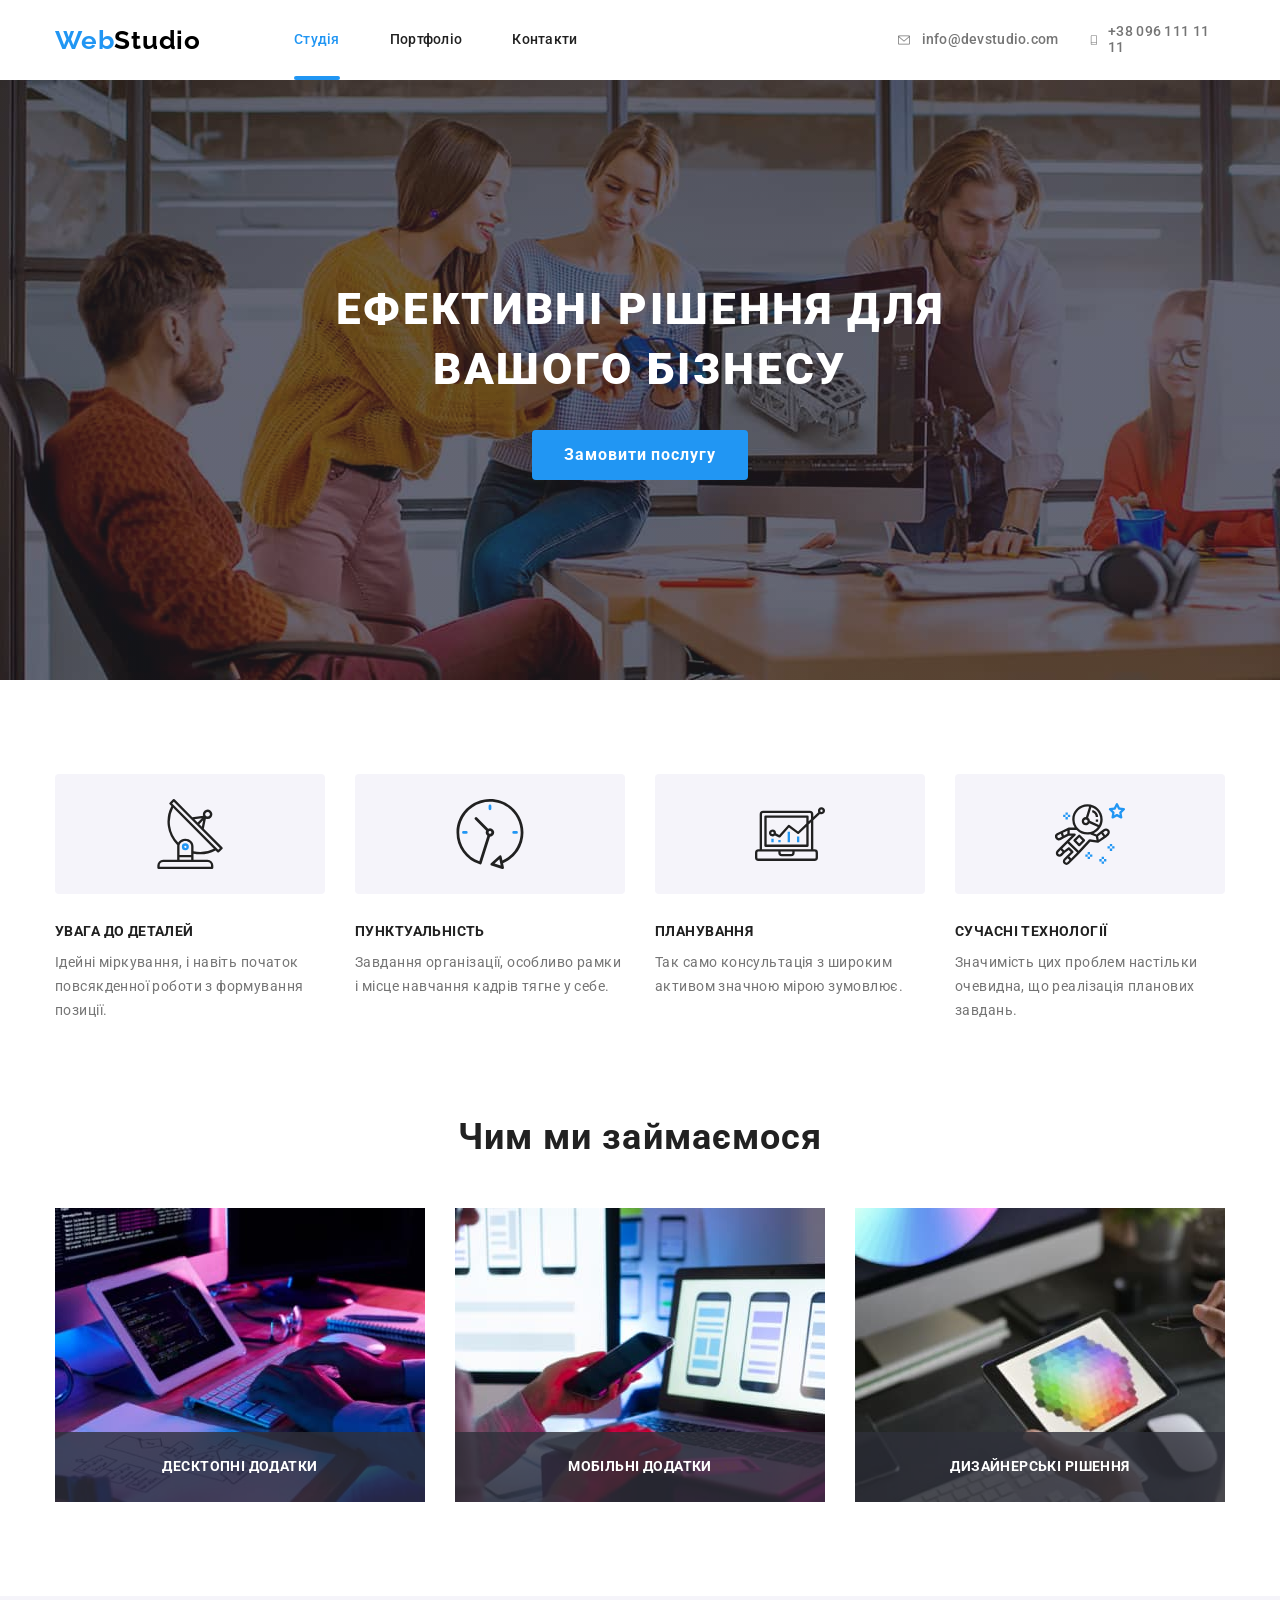
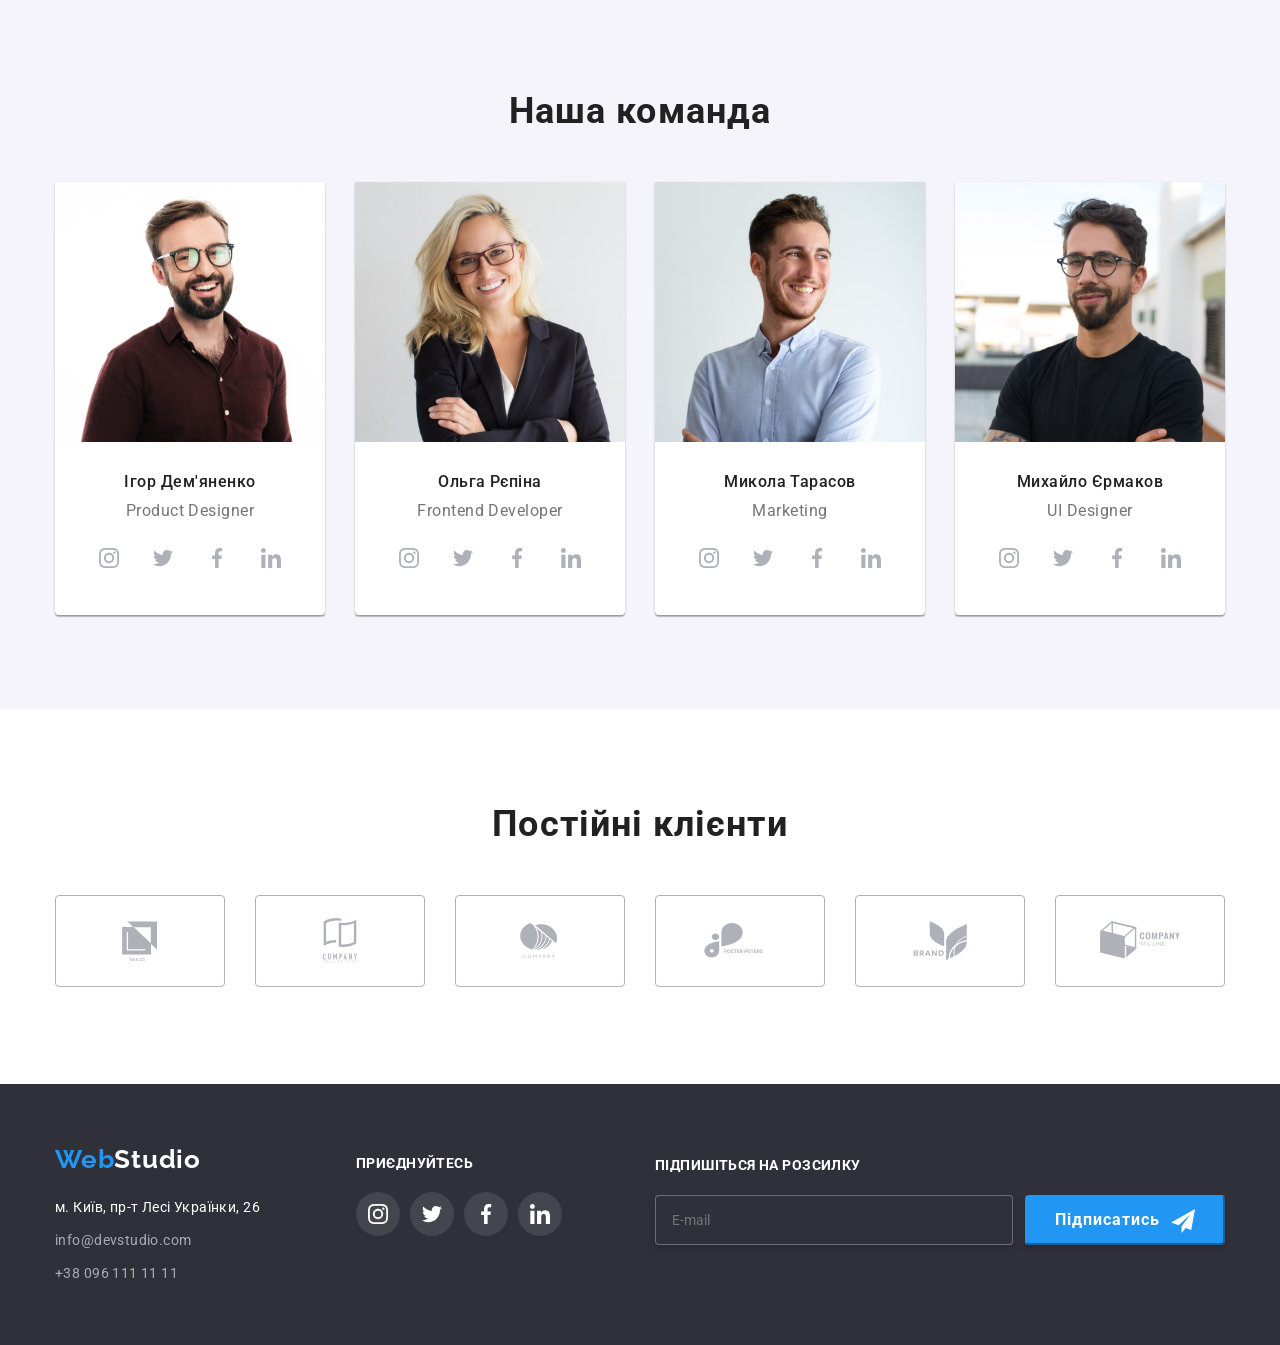
<file: index.html>
<!DOCTYPE html>
<html lang="uk">
<head>
    <meta charset="UTF-8">
    <meta http-equiv="X-UA-Compatible" content="IE=edge">
    <meta name="viewport" content="width=device-width, initial-scale=1.0">
    <title>Студія</title>
    <!-- підключені шрифти -->
    <link rel="preconnect" href="https://fonts.googleapis.com">
    <link rel="preconnect" href="https://fonts.gstatic.com" crossorigin>
    <link href="https://fonts.googleapis.com/css2?family=Raleway:wght@700&family=Roboto:wght@400;500;700;900&display=swap" rel="stylesheet">
    <!--modern-normalize-->
    <link rel="stylesheet" href="https://cdnjs.cloudflare.com/ajax/libs/modern-normalize/1.1.0/modern-normalize.min.css" integrity="sha512-wpPYUAdjBVSE4KJnH1VR1HeZfpl1ub8YT/NKx4PuQ5NmX2tKuGu6U/JRp5y+Y8XG2tV+wKQpNHVUX03MfMFn9Q==" crossorigin="anonymous" referrerpolicy="no-referrer" />
    <!-- підключений css -->
    <link rel="stylesheet" href="./css/styles.css" />
</head>
<body>
    
<!--Шапка сайту-->    
<header>
        <nav>
        <div class="container header-nav">
        <!-- <nav> -->
            <a href="./index.html" class="logo"><span class="logo-span">Web</span>Studio</a>
            <ul class="sity-nav list">
                <li class="item"><a href="./index.html" class="link open">Студія</a></li>
                <li class="item"><a href="./portfolio.html" class="link">Портфоліо</a></li>
                <li class="item"><a href="" class="link">Контакти</a></li>
            </ul>
        <!-- </nav> -->
            <ul class="adr-nav list">
                <li class="nav-mail">
                        <a href="mailto:info@devstudio.com" class="mail">
                            <svg class= "icon-envelope" Width = "16px" Height= "12px" >
                                <use href="./images/icons.svg#envelope"></use>
                            </svg>
                            info@devstudio.com
                        </a>
                </li>
                <li class="nav-tel">
                         <a href="tel:+38096111111" class="tel">
                            <svg class="icon-smartphone" Width = "10px" Height= "16px" >
                                <use href="./images/icons.svg#smartphone"></use>
                            </svg>
                            +38 096 111 11 11
                        </a>
                </li>
            </ul> 
        </div>
        </nav> 
</header>

<div class="container"></div>

<main>
    <!--головний банер-->
    <section class="hero">
        <div class="hero-center">
        <h1 class="hero-title">Ефективні рішення для<br/> вашого бізнесу</h1>
        <button type="button" class="button" data-modal-open>Замовити послугу</button>
        </div>
    </section>
    <!--Головні переваги-->

    <section class="benef">
        <div class="container">
        <h2 hidden>Головні переваги</h2>
        <ul class="benefits">
            <li class="item">
                <div class="benefits-img">
                    <svg Width = 70px Height=70px >
                        <use href="./images/icons.svg#antenna"></use>
                    </svg>
                </div>
                <h3 class="title">УВАГА ДО ДЕТАЛЕЙ</h3>
                <p class="text">Ідейні міркування, і навіть початок повсякденної роботи з формування позиції.</p>
            </li>
            <li class="item">
                <div class="benefits-img">
                    <svg Width = 70px Height=70px >
                        <use href="./images/icons.svg#clock"></use>
                    </svg>
                </div>
                <h3 class="title">ПУНКТУАЛЬНІСТЬ</h3>
                <p class="text">Завдання організації, особливо рамки і місце навчання кадрів тягне у себе.</p>
            </li>
            <li class="item">
                <div class="benefits-img">
                    <svg Width = 70px Height=70px >
                        <use href="./images/icons.svg#diagram"></use>
                    </svg>
                </div>
                <h3 class="title">ПЛАНУВАННЯ</h3>
                <p class="text">Так само консультація з широким активом значною мірою зумовлює.</p>
            </li>
            <li class="item">
                <div class="benefits-img">
                    <svg Width = 70px Height=70px >
                        <use href="./images/icons.svg#astronaut"></use>
                    </svg>
                </div>
                <h3 class="title">СУЧАСНІ ТЕХНОЛОГІЇ</h3>
                <p class="text">Значимість цих проблем настільки очевидна, що реалізація планових завдань.</p>
            </li>
        </ul>
    </div>
    </section>

    <!--Чим ми займаємося-->

    <section class="caption-section">
    <div class="container">
        <h2 class="caption">Чим ми займаємося</h2>
        <ul class="caption-img">
            <li class="item">
                <div class="cap-box">
                    <img src="./images/apply-robot1.jpg" alt="приклади робіт 1" width="370">
                    <div class="cap-overlay">
                        <p>Десктопні додатки</p>
                    </div>
                </div>
            </li>

            <li class="item">
                <div class="cap-box">
                    <img src="./images/apply-robot2.jpg" alt="приклади робіт 2" width="370">
                    <div class="cap-overlay">
                        <p>Мобільні додатки</p>
                    </div>
                </div>                           
            </li>
            
            <li class="item">
                <div class="cap-box">
                    <img src="./images/apply-robot3.jpg" alt="приклади робіт 3" width="370">
                    <div class="cap-overlay">
                        <p>Дизайнерські рішення</p>
                    </div>
                </div>     
            </li>
        </ul>
    </div>
    </section>

    <!--Наша команда-->


    <section class="our-teem">
        <div class="container"> 
        <h2 class="caption">Наша команда</h2>
        <ul class="card-set">
            <li class="item">
                <img src="./images/photo-ihor-demyanenko.jpg" alt="фото Ігор Дем'яненко" width="270" >
                <div class="paragraf">
                    <h3 class="lead">Ігор Дем'яненко</h3>
                    <p class="post">Product Designer</p>
                    <div class="block-icon">
                        <a href="" class="icon">
                            <svg width = "20px" heigh = "20px" >
                                <use href="./images/icons.svg#instagram"></use>
                            </svg>
                        </a>
                        <a href="" class="icon">
                            <svg width = 20px heigh = 20px >
                                <use href="./images/icons.svg#twitter"></use>
                            </svg>
                        </a>
                        <a href="" class="icon">
                            <svg width = 20px heigh = 20px >
                                <use href="./images/icons.svg#facebook"></use>
                            </svg>
                        </a>
                        <a href="" class="icon">
                            <svg width = 20px heigh = 20px >
                                <use href="./images/icons.svg#linkedin"></use>
                            </svg>
                        </a>
                    </div>
                </div>
            </li>

            <li class="item">
                <img src="./images/photo-olga-repina.jpg" alt="фото Ольга Рєпіна" width="270" >
                <div class="paragraf">
                    <h3 class="lead">Ольга Рєпіна</h3>
                    <p class="post">Frontend Developer</p>
                    <div class="block-icon">
                        <a href="" class="icon">
                            <svg width = 20px heigh = 20px >
                                <use href="./images/icons.svg#instagram"></use>
                            </svg>
                        </a>
                        <a href="" class="icon">
                            <svg width = 20px heigh = 20px >
                                <use href="./images/icons.svg#twitter"></use>
                            </svg>
                        </a>
                        <a href="" class="icon">
                            <svg width = 20px heigh = 20px >
                                <use href="./images/icons.svg#facebook"></use>
                            </svg>
                        </a>
                        <a href="" class="icon">
                            <svg width = 20px heigh = 20px >
                                <use href="./images/icons.svg#linkedin"></use>
                            </svg>
                        </a>
                    </div>
                </div>
            </li>

            <li class="item">
                
                <img src="./images/photo-mykola-tarasov.jpg" alt="фото Микола Тарасов" width="270" >
                <div class="paragraf">
                    <h3 class="lead">Микола Тарасов</h3>
                    <p class="post">Marketing</p>
                    <div class="block-icon">
                        <a href="" class="icon">
                            <svg width = 20px heigh = 20px>
                                <use href="./images/icons.svg#instagram"></use>
                            </svg>
                        </a>
                        <a href="" class="icon">
                            <svg width = 20px heigh = 20px >
                                <use href="./images/icons.svg#twitter"></use>
                            </svg>
                        </a>
                        <a href="" class="icon">
                            <svg width = 20px heigh = 20px >
                                <use href="./images/icons.svg#facebook"></use>
                            </svg>
                        </a>
                        <a href="" class="icon">
                            <svg width = 20px heigh = 20px >
                                <use href="./images/icons.svg#linkedin"></use>
                            </svg>
                        </a>
                    </div>
                </div>
            </li>
            
            <li class="item">
                
                <img src="./images/photo-mykhailo-yermakov.jpg" alt="фото Михайло Єрмаков" width="270" >
                <div class="paragraf">
                    <h3 class="lead">Михайло Єрмаков</h3>
                    <p class="post">UI Designer</p>
                    <div class="block-icon">
                        <a href="" class="icon">
                            <svg width = 20px heigh = 20px>
                                <use href="./images/icons.svg#instagram"></use>
                            </svg>
                        </a>
                        <a href="" class="icon">
                            <svg width = 20px heigh = 20px >
                                <use href="./images/icons.svg#twitter"></use>
                            </svg>
                        </a>
                        <a href="" class="icon">
                            <svg width = 20px heigh = 20px >
                                <use href="./images/icons.svg#facebook"></use>
                            </svg>
                        </a>
                        <a href="" class="icon">
                            <svg width = 20px heigh = 20px >
                                <use href="./images/icons.svg#linkedin"></use>
                            </svg>
                        </a>
                    </div>
                </div>
            </li>  
        </ul>
        </div>
    </section>
    <section class="client">
        <div class="container">
            <h2 class="caption">Постійні клієнти</h2>
            <ul class="client-logo">
                <li>
                    <a href="" class="logo-icon">
                        <svg width = 106px heigh = 60px >
                            <use href="./images/icons.svg#Logo-1"></use>
                        </svg>
                    </a>
                </li>
                <li>
                    <a href="" class="logo-icon">
                        <svg width = 106px heigh = 60px >
                            <use href="./images/icons.svg#Logo-2"></use>
                        </svg>
                    </a>
                </li>
                <li>
                    <a href="" class="logo-icon">
                        <svg width = 106px heigh = 60px >
                            <use href="./images/icons.svg#Logo-3"></use>
                        </svg>
                    </a>
                </li>
                <li>
                    <a href="" class="logo-icon">
                        <svg width = 106px heigh = 60px >
                            <use href="./images/icons.svg#Logo-4"></use>
                        </svg>
                    </a>
                </li>
                <li>
                    <a href="" class="logo-icon">
                        <svg width = 106px heigh = 60px >
                            <use href="./images/icons.svg#Logo-5"></use>
                        </svg>
                    </a>
                </li>
                <li>
                    <a href="" class="logo-icon">
                        <svg width = 106px heigh = 60px >
                            <use href="./images/icons.svg#Logo-6"></use>
                        </svg>
                    </a>
                </li>
            </ul>
        </div>
    </section>

</main>

<!-- Футер -->
    <footer class="footer">
        <div class="container">
            <div>
                <a href="./index.html" class="logo foot-web"><span class="logo-span">Web</span>Studio</a>
                <address>
                    <ul class="footer-adr">
                        <li><a href="https://goo.gl/maps/CPtrU1FHBa2aNyZL9" target="_blank" rel="noopener noreferrer nofollow" class="footer-adr">м. Київ, пр-т Лесі Українки, 26</a></li>
                        <li ><a href="mailto:info@devstudio.com" class="footer-nav-mail">info@devstudio.com</a></li>
                        <li ><a href="tel:+38096111111" class="footer-nav-tel">+38 096 111 11 11</a></li>
                    </ul>                                  
                </address>
            </div>
            <div class="footer-link">
                <p>приєднуйтесь</p>
                <div class="block-icon">
                    <a href="" class="icon">
                        <svg width = 20px heigh = 20px >
                            <use href="./images/icons.svg#instagram"></use>
                        </svg>
                    </a>
                    <a href="" class="icon">
                        <svg width = 20px heigh = 20px >
                            <use href="./images/icons.svg#twitter"></use>
                        </svg>
                    </a>
                    <a href="" class="icon">
                        <svg width = 20px heigh = 20px >
                            <use href="./images/icons.svg#facebook"></use>
                        </svg>
                    </a>
                    <a href="" class="icon">
                        <svg width = 20px heigh = 20px >
                            <use href="./images/icons.svg#linkedin"></use>
                        </svg>
                    </a>
                </div>
            </div>
            <form class="subscription">
                <label for="form-subscription">Підпишіться на розсилку</p>

                <div class="subscription-icon">
                <input class="form-subscription" type="email" name="email" id="form-subscription" placeholder="E-mail"/>
                <button type="submit" class="subscription-button">
                    Підписатись
                    <svg class= "footer-send" width = 24px heigh = 24px >
                        <use href="./images/icons.svg#footer-send"></use>
                    </svg>
                </button>
                </div>

            </form>
        </div>
    </footer>



    <!-- Модальне вікно -->
    <div class="backdrop is-hidden" data-modal>
        <div class="modal">
            <button data-modal-close class="modal-but">
                <svg width = "11px" heigh = "11px">
                    <use href="./images/icons.svg#icon-X"></use>
                </svg>
            </button>
                <!-- Форма: Залиште свої дані -->

                <form class="form">
                    <h2 class="form-title">Залиште свої дані, ми вам передзвонимо</h2>
                    <!-- імя -->
                    <div class="form-field" >                    
                            <label for="name">Ім'я</label>
                            
                            <div class="form-icon" >
                                <input type="text" width="448px" name="user-nsme" id="name" autofocus >    
                                <svg width = "12px" height="12px">
                                    <use href="./images/icons.svg#icon-person"></use>
                                </svg>
                            </div>
                    </div>
                    <!-- Телефон -->
                    <div class="form-field">
                        <label for="tel">Телефон</label>
                     

                        <div class="form-icon" >
                            <input type="text" name="tel" id="tel">    
                            <svg width = "13px" height="13px">
                                <use href="./images/icons.svg#phone"></use>
                            </svg>
                        </div>
                    </div>

                    <!-- Пошта -->
                    <div class="form-email  form-field">
                        <label for="email">Пошта</label>

                        <div class="form-icon" >
                            <input type="email" name="email" id="email">    
                            <svg width = "15px" height="12px">
                                <use href="./images/icons.svg#email"></use>
                            </svg>
                        </div>
                        
                    </div>

                    <!-- Коментар -->
                    <div class="form-comment">
                        <label for="comment">Коментар</label>
                        <textarea class="comment" name="comment" id="comment"  placeholder="Введіть текст"></textarea>
                    </div>

                    <!-- Погоджуюсь з розсилкою -->
                    <div class="form-checkbox">
                        <label class="label" for="agree">
                        <input class="checkbox" type="checkbox" name="agree" value="" id="agree">
                        
                        <div class="icon-span">
                            <span class=""></span>
                            <svg  class="icons-checkbox" width = "11px" height="8px">
                                <use href="./images/icons.svg#check"></use>
                            </svg>
                        </div>
                        Погоджуюся з розсилкою та приймаю&ensp;
                        <span><a href=""> Умови договору</a></span>
                        </label> 
                    </div>
 
                    <!-- Кнопка відправити -->

                    <div class="form-button">
                        <button type="submit" class="button-form">Відправити</button>
                    </div>
                </form>  



        </div>
    </div>


  




    
    <script src="./js/modal.js"></script>
</body>
</html>
</file>
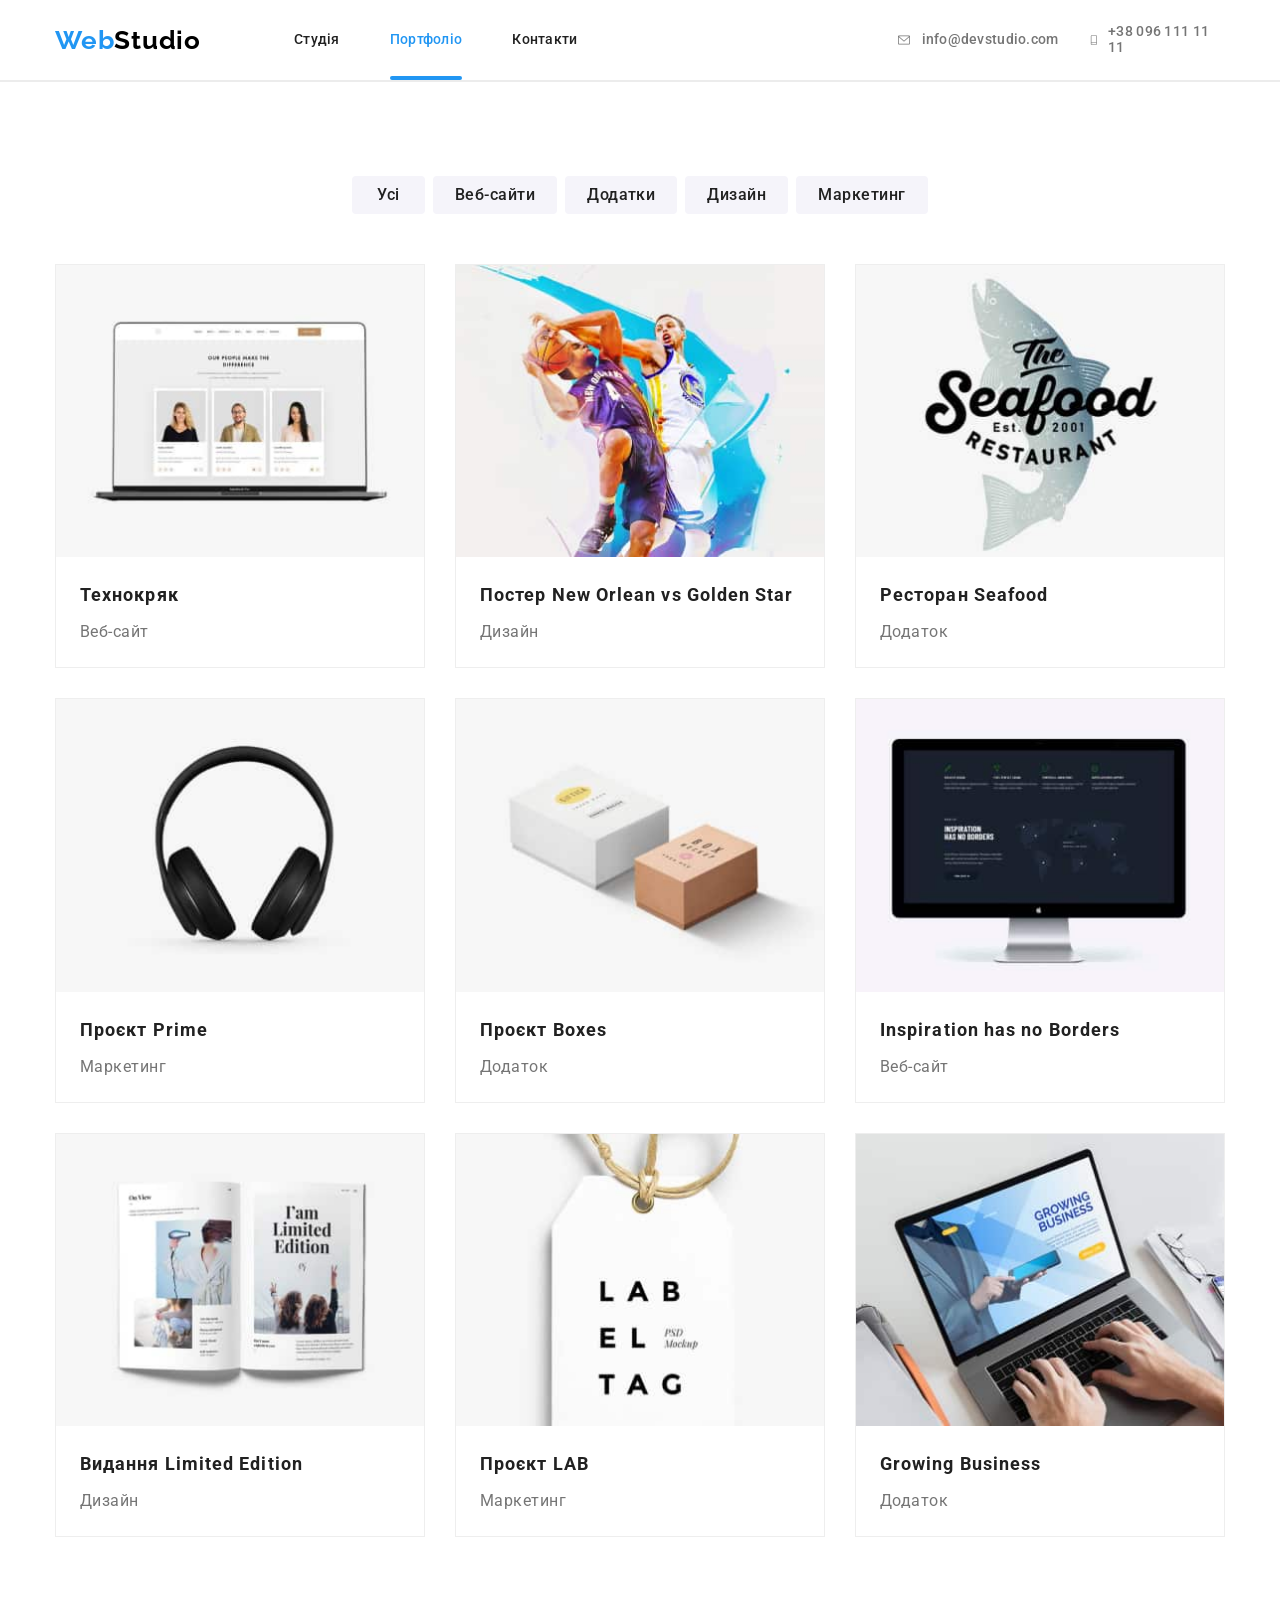
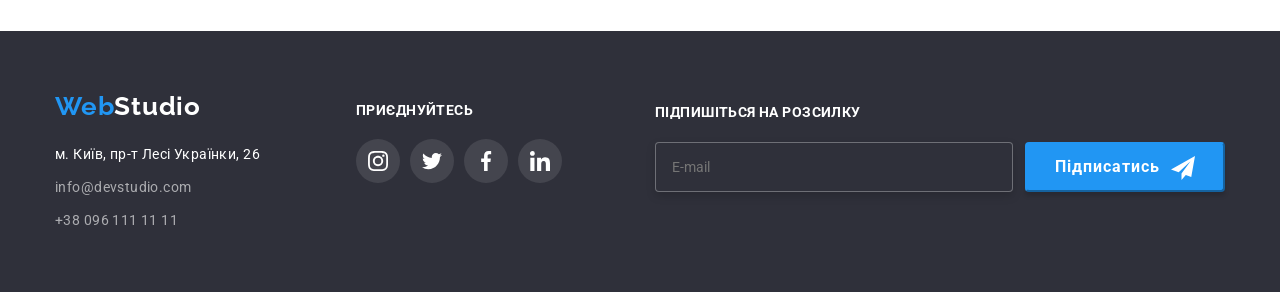
<file: portfolio.html>
<!DOCTYPE html>
<html lang="uk">
<head>
    <meta charset="UTF-8">
    <meta http-equiv="X-UA-Compatible" content="IE=edge">
    <meta name="viewport" content="width=device-width, initial-scale=1.0">
    <title>Портфоліо</title>
    <!-- підключені шрифти -->
    <link rel="preconnect" href="https://fonts.googleapis.com">
    <link rel="preconnect" href="https://fonts.gstatic.com" crossorigin>
    <link href="https://fonts.googleapis.com/css2?family=Raleway:wght@700&family=Roboto:wght@400;500;700;900&display=swap" rel="stylesheet">
    <!--modern-normalize-->
    <link rel="stylesheet" href="https://cdnjs.cloudflare.com/ajax/libs/modern-normalize/1.1.0/modern-normalize.min.css" integrity="sha512-wpPYUAdjBVSE4KJnH1VR1HeZfpl1ub8YT/NKx4PuQ5NmX2tKuGu6U/JRp5y+Y8XG2tV+wKQpNHVUX03MfMFn9Q==" crossorigin="anonymous" referrerpolicy="no-referrer" />
    <!-- підключений css -->
    <link rel="stylesheet" href="./css/styles.css" />
</head>
<body>
<!--Шапка сайту-->    
<header>
    <nav>
    <div class="container header-nav">
    <!-- <nav> -->
        <a href="./index.html" class="logo"><span class="logo-span">Web</span>Studio</a>
        <ul class="sity-nav list">
            <li class="item"><a href="./index.html" class="link">Студія</a></li>
            <li class="item"><a href="./portfolio.html" class="link open">Портфоліо</a></li>
            <li class="item"><a href="" class="link">Контакти</a></li>
        </ul>
    <!-- </nav> -->
        <ul class="adr-nav list">
            <li class="nav-mail">
                    <a href="mailto:info@devstudio.com" class="mail">
                        <svg class= "icon-envelope" Width = 16px Height= 12px >
                            <use href="./images/icons.svg#envelope"></use>
                        </svg>
                        info@devstudio.com
                    </a>
            </li>
            <li class="nav-tel">
                     <a href="tel:+38096111111" class="tel">
                        <svg class="icon-smartphone" Width = 10px Height= 16px >
                            <use href="./images/icons.svg#smartphone"></use>
                        </svg>
                        +38 096 111 11 11
                    </a>
            </li>
        </ul> 
    </div>
    </nav> 
<div class="line"></div>

</header>

<main>
    <!--Портфоліо-->

 <section class="portfolio">
 <div class="container">
    <h1 hidden>Портфоліо</h1>

    <ul class="container-but">
        <li class="item"><button type="button" class="buttons one">Усі</button></li>
        <li class="item"><button type="button" class="buttons two">Веб-сайти</button></li>
        <li class="item"><button type="button" class="buttons three">Додатки</button></li>
        <li class="item"><button type="button" class="buttons four">Дизайн</button></li>
        <li class="item"><button type="button" class="buttons five">Маркетинг</button></li>
    </ul>

    <ul class="flex-container">
        <li class="item">
            
            <a href="" class="link">

                <div class="box">
                    <img src="./images/portfolio1.jpg" alt="portfolio1" width="370" class="tt">
                    <div class="box-overlay" >
                        <p>Ресурс пропонує комплексні пропозиції з різним рівнем функціоналу та сервісів. Все це дозволить відвідувачу отримати вичерпні відомості про компанію чи приватну особу.</p>
                    </div>
                </div>

            <div class="link-text">
                <h2  class="headline">Технокряк</h2>
                <p class="quote">Веб-сайт</p> 
            </div>
            </a>
            
        </li>

        <li class="item">
            
            <a href="" class="link">

                <div class="box">
                    <img src="./images/portfolio2.jpg" alt="portfolio2" width="370">
                    <div class="box-overlay" >
                        <p>Ресурс пропонує комплексні пропозиції з різним рівнем функціоналу та сервісів. Все це дозволить відвідувачу отримати вичерпні відомості про компанію чи приватну особу.</p>
                    </div>
                </div>         

            <div class="link-text">
                <h2 class="headline">Постер New Orlean vs Golden Star</h2>
                <p class="quote">Дизайн</p>
            </div>

            </a>
            
        </li>

        <li class="item">

            <a href="" class="link">

                <div class="box">
                    <img src="./images/portfolio3.jpg" alt="portfolio3" width="370">
                    <div class="box-overlay" >
                        <p>Ресурс пропонує комплексні пропозиції з різним рівнем функціоналу та сервісів. Все це дозволить відвідувачу отримати вичерпні відомості про компанію чи приватну особу.</p>
                    </div>
                </div>  

            <div class="link-text">
                <h2 class="headline">Ресторан Seafood</h2>
                <p class="quote">Додаток</p>
            </div>
            </a>


        </li>

        <li class="item">

            <a href="" class="link">

                <div class="box">
                    <img src="./images/portfolio4.jpg" alt="portfolio4" width="370">
                    <div class="box-overlay" >
                        <p>Ресурс пропонує комплексні пропозиції з різним рівнем функціоналу та сервісів. Все це дозволить відвідувачу отримати вичерпні відомості про компанію чи приватну особу.</p>
                    </div>
                </div>  
            

            <div class="link-text">
                <h2 class="headline">Проєкт Prime</h2>
                <p class="quote">Маркетинг</p>
            </div>

            </a>
            
        </li>

        <li class="item">
            
            <a href="" class="link">
                <div class="box">
                    <img src="./images/portfolio5.jpg" alt="portfolio5" width="370">
                    <div class="box-overlay" >
                        <p>Ресурс пропонує комплексні пропозиції з різним рівнем функціоналу та сервісів. Все це дозволить відвідувачу отримати вичерпні відомості про компанію чи приватну особу.</p>
                    </div>
                </div> 
            

            <div class="link-text">
                <h2 class="headline">Проєкт Boxes</h2>
                <p class="quote">Додаток</p>
            </div>

            </a>
            
        </li>

        <li class="item">
            
            <a href="" class="link">
                <div class="box">
                    <img src="./images/portfolio6.jpg" alt="portfolio6" width="370">
                    <div class="box-overlay" >
                        <p>Ресурс пропонує комплексні пропозиції з різним рівнем функціоналу та сервісів. Все це дозволить відвідувачу отримати вичерпні відомості про компанію чи приватну особу.</p>
                    </div>
                </div>           

            <div class="link-text">
                <h2 class="headline">Inspiration has no Borders</h2>
                <p class="quote">Веб-сайт</p>
            </div>

            </a>
            
        </li>

        <li class="item">
        
            <a href="" class="link">
                <div class="box">
                    <img src="./images/portfolio7.jpg" alt="portfolio7" width="370">
                    <div class="box-overlay" >
                        <p>Ресурс пропонує комплексні пропозиції з різним рівнем функціоналу та сервісів. Все це дозволить відвідувачу отримати вичерпні відомості про компанію чи приватну особу.</p>
                    </div>
                </div> 

            <div class="link-text">
                <h2 class="headline">Видання Limited Edition</h2>
                <p class="quote">Дизайн</p>
            </div>

            </a>
            
        </li>

        <li class="item">

            <a href="" class="link">
                <div class="box">
                    <img src="./images/portfolio8.jpg" alt="portfolio8" width="370">
                    <div class="box-overlay" >
                        <p>Ресурс пропонує комплексні пропозиції з різним рівнем функціоналу та сервісів. Все це дозволить відвідувачу отримати вичерпні відомості про компанію чи приватну особу.</p>
                    </div>
                </div>
            

            <div class="link-text">
                <h2 class="headline">Проєкт LAB</h2>
                <p class="quote">Маркетинг</p>
            </div>

            </a>
            
        </li>

        <li class="item">

            <a href="" class="link">
                <div class="box">
                    <img src="./images/portfolio9.jpg" alt="portfolio9" width="370">
                    <div class="box-overlay" >
                        <p>Ресурс пропонує комплексні пропозиції з різним рівнем функціоналу та сервісів. Все це дозволить відвідувачу отримати вичерпні відомості про компанію чи приватну особу.</p>
                    </div>
                </div>
            

            <div class="link-text">
                <h2 class="headline">Growing Business</h2>
                <p class="quote">Додаток</p>
            </div>
            
            </a>

        </li>

    </ul>
 </section>
</div>
</main>
<!-- Футер -->
<footer class="footer">
    <div class="container">
        <div>
            <a href="./index.html" class="logo foot-web"><span class="logo-span">Web</span>Studio</a>
            <address>
                <ul class="footer-adr">
                    <li><a href="https://goo.gl/maps/CPtrU1FHBa2aNyZL9" target="_blank" rel="noopener noreferrer nofollow" class="footer-adr">м. Київ, пр-т Лесі Українки, 26</a></li>
                    <li ><a href="mailto:info@devstudio.com" class="footer-nav-mail">info@devstudio.com</a></li>
                    <li ><a href="tel:+38096111111" class="footer-nav-tel">+38 096 111 11 11</a></li>
                </ul>                                  
            </address>
        </div>
        <div class="footer-link">
            <p>приєднуйтесь</p>
            <div class="block-icon">
                <a href="" class="icon">
                    <svg width = 20px heigh = 20px >
                        <use href="./images/icons.svg#instagram"></use>
                    </svg>
                </a>
                <a href="" class="icon">
                    <svg width = 20px heigh = 20px >
                        <use href="./images/icons.svg#twitter"></use>
                    </svg>
                </a>
                <a href="" class="icon">
                    <svg width = 20px heigh = 20px >
                        <use href="./images/icons.svg#facebook"></use>
                    </svg>
                </a>
                <a href="" class="icon">
                    <svg width = 20px heigh = 20px >
                        <use href="./images/icons.svg#linkedin"></use>
                    </svg>
                </a>
            </div>
        </div>
        <form class="subscription">
            <label for="form-subscription">Підпишіться на розсилку</p>

            <div class="subscription-icon">
            <input class="form-subscription" type="email" name="email" id="form-subscription" placeholder="E-mail"/>
            <button type="submit" class="subscription-button">
                Підписатись
                <svg class= "footer-send" width = 24px heigh = 24px >
                    <use href="./images/icons.svg#footer-send"></use>
                </svg>
            </button>
            </div>

        </form>
    </div>
</footer>
</body>
</html>
</file>
<file: css/styles.css>
:root {
  --logo-text-black: #000000;
  --primary-text-color: #212121;
  --title-text-color: #757575;
  --accent-color: #2196F3;
  --primary-background: #F5F5F5;
  --second-background: #2F303A;
  --third-background:#F5F4FA;
  --second-text-color: #FFFFFF;
  --button-background: #188CE8;
  --footer-text-color: rgba(255, 255, 255, 0.6);
  --footer-background: rgba(47, 48, 58, 1);
  --hero-background: rgba(47, 48, 58, 0.4);
  --icon-background-1: #AFB1B8;
  --icon-bacckground-2: rgba(255, 255, 255, 0.1);
  --border: #ECECEC;
  --border-portfolio: #EEEEEE;
  --backdrop-background: rgba(0, 0, 0, 0.2);
  --cap-box-before: rgba(47, 48, 58, 0.8);
  --text-form-placeholder: rgba(117, 117, 117, 0.5);
  --form-second-color: rgba(33, 150, 243, 1);
  
}

body {
    color: var(--primary-text-color);
    font-family: "Roboto", sans-serif;

}

h1,
h2,
h3,
h4,
h5,
h6,
p {
  margin: 0;
}

ul, ol{
  margin: 0;
  padding-left: 0;
}

img {
  display: block;
  max-width: 100%;
  height: auto;
}

li {
  list-style: none;
}


.container{
  width: 1200px;
  padding-left: 15px;
  padding-right: 15px;

  margin-left: auto;
  margin-right: auto;

  /* outline: 2px solid tomato; */
}
  /* --------Header-------- */

  /* Logo */
  .logo {
    font-family: Raleway;
    font-weight: 700;
    font-size: 26px;
    letter-spacing: 0.03em;
    line-height: 1.19;
    color: var(--logo-text-black);
    text-decoration: none;
  }

  .logo-span {
    color: var(--accent-color);
  }

/* Site nav */

  header {
    background-color: var(--second-text-color);
  }

  .header-nav{
    display: flex;
    align-items: center;  
  }

  .sity-nav{
      display: flex;
      margin-left: 93px;
      margin-right: 318px;
  }

  .sity-nav .item + .item {
      margin-left: 50px;
  }


  .sity-nav .link {
      display: block;
      padding-top: 32px;
      padding-bottom: 32px;

      color: var(--primary-text-color);

      text-decoration: none;  
      font-weight: 500;
      font-size: 14px;
      line-height: 1.14; 
      letter-spacing: 0.02em;  

      transition: color 250ms cubic-bezier(0.4, 0, 0.2, 1);
  }

  .link:hover, .link:focus{
      color: var(--accent-color);
  }

  .sity-nav .open {
      color: var(--accent-color);

  }

  .link{
    position: relative;
  }
  .open::after{
    content: "";
    position: absolute;
    width: 100%;
    height: 4px;
    bottom:0;
    right: 0;

    background: var(--accent-color);
    border-radius: 2px;
  }

/* Контакти */

.adr-nav{
  display: inline-flex;
  align-items: center;
  justify-content: center;
}

  .adr-nav li + li {
    margin-left: 30px;

  }

  .nav-mail, .nav-tel {
    display: inline-flex;
    align-items: center;
    justify-content: center;
  }

      .mail, .tel {
      display: inline-flex;    
      color: var(--title-text-color); 
      fill: var(--title-text-color); 

      text-decoration: none;   
      font-style: normal;
      align-items: center;
      font-weight: 500; 
      font-size: 14px;
      line-height: 1.14;  
      letter-spacing: 0.02em;

      transition: color 250ms cubic-bezier(0.4, 0, 0.2, 1),
      fill 250ms cubic-bezier(0.4, 0, 0.2, 1);;
  }


  .icon-envelope, .icon-smartphone{
    margin-right: 10px;
  }

  .mail:hover, .tel:hover, .adr:hover,
  .mail:focus, .tel:focus, .adr:focus {
    color: var(--accent-color);
    fill: var(--accent-color);
  }

  .line{
    border: 1px solid var(--border);
  }
/* --------main index-------- */

/* Головний банер */

  .hero{
    max-width: 1600px;
    height: 600px;
    margin-left: auto;
    margin-right: auto;
    background-image: linear-gradient(
      to right,
      var(--hero-background) , 
      var(--hero-background)), 
      url("../images/img-hero.jpg");

    background-color: var(--second-background);
  }

  .hero-center{
    padding-top: 200px;
    padding-bottom: 200px;
    text-align: center;
  }

  .hero-center > h1 {
    font-weight: 900;
    font-size: 44px;
    line-height: 1.36;
    letter-spacing: 0.06em;
    text-transform: uppercase;
    color: var(--second-text-color);
  }

  .hero-title{
    margin-bottom: 30px;
  }



/* Кнопка на сторінці Студія */

  .button {

  cursor: pointer;
  min-width: 216px;
  height: 50px; 
  background: var(--accent-color);
  border:none;
  border-radius: 4px;
  font-style: normal;
  font-family: inherit;
  letter-spacing: 0.06em;
  font-weight: 700;
  font-size: 16px;
  line-height: 1.88;
  text-align: center;
  color: var(--second-text-color);
  box-shadow: none;

  transition: box-shadow 250ms cubic-bezier(0.4, 0, 0.2, 1),
  background 250ms cubic-bezier(0.4, 0, 0.2, 1);

  }


  .button:hover, .button:focus{
    background: var(--button-background);
    box-shadow: 0px 3px 1px rgba(0, 0, 0, 0.1), 0px 1px 2px rgba(0, 0, 0, 0.08), 0px 2px 2px rgba(0, 0, 0, 0.12);
  }


/* Секція - Головні переваги */
  .benef{
    padding-top: 94px;
    padding-bottom: 94px;
    
  }
  .benefits{
    display: flex;

  }

  .benefits > .item{
    width: 270px;
  }

  .benefits .item +.item{
    margin-left: 30px;
  }

  .benefits-img{
    display: flex;
    justify-content: center;
    align-items: center;
    
    width: 270px;
    height: 120px;   
    background-color: var(--third-background);
    border-radius: 4px;
    margin-bottom: 30px;

  }

  .title{
    margin-top: 0;
    margin-bottom: 10px;
    font-weight: 700;
    font-size: 14px;
    line-height: 1.14;
    letter-spacing: 0.03em;
    text-transform: uppercase;
  }

  .text {
    margin: 0;
    color: var(--title-text-color);
    font-size: 14px;
    line-height: 1.72;
    letter-spacing: 0.03em;
  }
  
/* Секція - Чим ми займаємося */

  .caption {
    margin-bottom: 50px;

    text-align: center;
    font-size: 36px;
    line-height: 1.17;
    font-weight: 700;
    letter-spacing: 0.03em;
  }

  .caption-section{
    padding-bottom: 94px;
  }


  .caption-img{
    display: flex;

  }

  .caption-img .item + .item{
    margin-left: 30px;
  }

.cap-box{
  position: relative;
}

.cap-overlay{
  position: absolute;
  left: 50%;
  bottom: 27px;
  transform: translate(-50%) ;

  font-weight: 700;
  font-size: 14px;
  line-height: 1.14;
  letter-spacing: 0.03em;
  text-transform: uppercase;
  color: var(--second-text-color);

}

.cap-box::before {
  position: absolute;
  width: 100%;
  height: 70px;
  content: "";
  bottom: 0;
 
  background: var(--cap-box-before);


}



/* Секція - Наша команда */

  .our-teem {
    background: var(--third-background);
    padding-top: 94px;
    padding-bottom: 94px;
  }

  .card-set{
    display: flex;
    gap: 30px;
    margin-bottom: 0;
    margin-left: 0;
  
  
  }
  .card-set .item {
   background-color: var(--second-text-color); 
   box-shadow: 0px 1px 3px rgba(0, 0, 0, 0.12), 0px 1px 1px rgba(0, 0, 0, 0.14), 0px 2px 1px rgba(0, 0, 0, 0.2);
   border-radius: 0px 0px 4px 4px;
  }

  .paragraf{
    margin-bottom: 30px;
    margin-top: 30px;
  }

  .lead {


    font-size: 16px;
    line-height: 1.19;
    text-align: center;
    font-weight: 500;
    letter-spacing: 0.03em;
  }

  .post {
    margin-top: 10px;
    margin-bottom: 16px;
    font-size: 16px;
    line-height: 1.19;
    text-align: center;
    letter-spacing: 0.03em;
    color: var(--title-text-color);
    
  }

  /* БЛОК соц. мереж*/

  .block-icon{
    display: inline-flex;
    margin-left: 32px;
  }

  .icon{
    display: flex;
    height: 44px;
    width: 44px;
    border-radius:22px;
    justify-content: center;
    background-color: var(--second-text-color);
    fill: var(--icon-background-1);

    transition: fill 250ms cubic-bezier(0.4, 0, 0.2, 1),
    background-color 250ms cubic-bezier(0.4, 0, 0.2, 1);
  }

  .block-icon .icon+.icon{
    margin-left: 10px
  }

  .icon:hover, .icon:focus{
    background-color: var(--accent-color);
    fill: var(--second-text-color);
  }

/* Постійні клієнти */

.client > .container {
  display: block;
  justify-content: center;
  /* background-color: var(--primary-background); */
}

.client {
  padding-bottom: 94px;
  padding-top: 94px;
}


.client-logo{
  display: inline-flex;
}

.client-logo li + li{
 margin-left: 30px ;
}

.logo-icon{
  display: flex;
  width: 170px;
  height: 92px;
  border: 1px solid var(--icon-background-1);
  border-radius: 4px;
  justify-content: center;
  fill: var(--icon-background-1);

  transition: fill 250ms cubic-bezier(0.4, 0, 0.2, 1),
  border 250ms cubic-bezier(0.4, 0, 0.2, 1);
}

.logo-icon:hover, .logo-icon:focus{
  fill: var(--accent-color);
  border: 1px solid var(--accent-color);
}


/* --------footer-------- */

  .footer {

    background-color: var(--footer-background); 
    padding-top: 60px;
    padding-bottom: 60px;
    display: flex;
  }

  .footer-nav-mail, .footer-nav-tel, .footer-adr  {
    color: var(--footer-text-color); 
    text-decoration: none;  
    font-style: normal;
    font-weight: 400;
    font-size: 14px;
    line-height: 1.72;
    letter-spacing: 0.03em;

    transition: color 250ms cubic-bezier(0.4, 0, 0.2, 1);
  }

  .footer-adr {
    margin: 0;
    padding: 0;
    margin-top: 20px;
    width: 231px;

    color: var(--second-text-color);

    transition: color 250ms cubic-bezier(0.4, 0, 0.2, 1);
  }

  .footer-adr li + li{ 
    margin-top: 9px;
  }

  .footer-nav-mail:hover, .footer-nav-tel:hover, .footer-adr:hover,
  .footer-nav-mail:focus, .footer-nav-tel:focus, .footer-adr:focus {
    color: var(--accent-color);
  }

  .foot-web{
    color: var(--second-text-color);
  }

  .footer > .container{
    display: flex;
  }

  .footer-link{
    margin-left: 70px;
    margin-top: 12px;
  }

  .footer-link > p, .subscription > label {
    margin-bottom: 20px;

    font-weight: 700;
    text-transform: uppercase;
    font-size: 14px;
    letter-spacing: 0.03em;
    line-height: 1.14;
    color: var(--second-text-color);
  }

  .footer-link > .block-icon{
    margin-left: 0;
  }

  .footer-link > .block-icon > .icon {
    background-color: var(--icon-bacckground-2);
    fill: var(--second-text-color);

    transition: fill 250ms cubic-bezier(0.4, 0, 0.2, 1),
    background-color 250ms cubic-bezier(0.4, 0, 0.2, 1);
  }

  .footer-link > .block-icon > .icon:hover,
  .footer-link > .block-icon > .icon:focus{
    background-color: var(--accent-color);
    fill: var(--second-text-color);
  }

  /* підпишись на розсилку */
.subscription{
  display: block ;
  margin-left: 93px;
  margin-top: 12px;
  
}

.subscription-icon{
  display: flex;

}

.form-subscription{
  padding-left: 16px;
  padding-top: 15px;
  padding-bottom: 15px;
  width: 358px;
  margin-top: 20px;

  background-color: #2F303A;
  border: 1px solid rgba(255, 255, 255, 0.3);
  filter: drop-shadow(0px 4px 4px rgba(0, 0, 0, 0.15));
  border-radius: 4px;
}
.subscription-button{
  
  position: relative;
  cursor: pointer;

  
  width: 200px;
  height: 50px;
  margin-left: 12px;
  margin-top: 20px;
  padding-left: 28px;
  
  background: #2196F3;
  box-shadow: 0px 4px 4px rgba(0, 0, 0, 0.15);
  border-radius: 4px;
  border-color: #2196F3;

  font-weight: 700;
  font-size: 16px;
  line-height: 1.88;

  text-align: start;

  letter-spacing: 0.06em;

  color: #FFFFFF;

}

.footer-send {
  position: absolute;
  top: 0;
  right: 0;
  height: 24px;
  margin-right: 28px;
  margin-top: 12px;



  fill: #FFFFFF;
}

  /* --------main portfolio-------- */

  .container-but{
    display: flex;
    justify-content: center;

    margin-bottom: 50px;
  }

  .container-but .item +.item{
    margin-left: 8px;
  }

  .flex-container{
    display: flex;
    flex-wrap: wrap;
  }

  .flex-container  .item{
    width: 370px;
    margin-right: 30px;
    margin-bottom: 30px;
    background: var(--second-text-color);
    border: 1px solid var(--border-portfolio);
  }


  .flex-container .item:nth-child(3n) {
    margin-right: 0;
  } 

  .flex-container .item:nth-last-child(-n + 3) {
    margin-bottom: 0;
  } 

  .portfolio{
    padding-top: 94px;
    padding-bottom: 94px;

    background-color: var(--second-text-color);
  }


  .headline {
    font-weight: 700;
    font-size: 18px;
    line-height: 2;
    letter-spacing: 0.06em;
    color: var(--primary-text-color);
  
  }

  .flex-container > li > .item:hover
  .flex-container > li > .item:focus{
    cursor: pointer;
    
  }


  a  {
    text-decoration: none;
  }

  .quote{
    padding-top: 4px;

    font-size: 16px;
    line-height: 1.88;
    letter-spacing: 0.03em;
    font-weight: 400;
    color: var(--title-text-color);
  }

  .flex-container  .item:hover, .flex-container  .item:focus {
    box-shadow: 0px 1px 1px rgba(0, 0, 0, 0.12), 0px 4px 4px rgba(0, 0, 0, 0.06), 1px 4px 6px rgba(0, 0, 0, 0.16);
  }


  .link-text {
    padding-top: 20px;
    padding-bottom: 20px;
    padding-left: 24px;
  }

  /* Позиційні елементи */

  .box{
    position: relative;
    overflow: hidden;


  }


  .box-overlay > p{
    width: 322px;
    height: 160px;

    position: absolute;
    top: 50%;
    left: 50%;
    transform: translate(-50%, -50%);

    font-size: 18px;
    line-height: 1.56;   
    letter-spacing: 0.03em;
    
    color: var(--second-text-color);
  }

  .box-overlay{
    position: absolute;
    top: 0;
    left: 0;
    width: 100%;
    height: 100%;

    background: rgba(33, 150, 243, 0.9);

    transform: translateY(101%);
    transition: transform 250ms cubic-bezier(0.4, 0, 0.2, 1);

  }

  .item:hover .box-overlay, .item:focus .box-overlay,
  .item:hover .box::before, .item:focus .box::before {
    transform: translateY(0);
  }


    /* Кнопки на сторінці Портфоліо */

    .buttons {
      cursor: pointer;
      background: var(--third-background);
      border-radius: 4px;
      font-weight: 500;
      font-size: 16px;
      line-height: 1.62;
      font-family: inherit;
      text-align: center;
      border:none;
      letter-spacing: 0.03em;
      color: var(--primary-text-color);
      box-shadow: none;

      transition: color 250ms cubic-bezier(0.4, 0, 0.2, 1),
      box-shadow 250ms cubic-bezier(0.4, 0, 0.2, 1),
      background 250ms cubic-bezier(0.4, 0, 0.2, 1);
    }
  
    .buttons:hover, .buttons:focus{
      background: var(--accent-color);
      color: var(--second-text-color);
      box-shadow: 0px 3px 1px rgba(0, 0, 0, 0.1), 0px 1px 2px rgba(0, 0, 0, 0.08), 0px 2px 2px rgba(0, 0, 0, 0.12);
    }

  
    .one {
      padding: 6px 25px;
    }
  
    .two {
      padding: 6px 22px;
    }
  
    .three {
      padding: 6px 22px;
    }
  
    .four {
      padding: 6px 22px;
    }
  
    .five {
      padding: 6px 22px;
    }

/* ----------------------Модальне вікно-------------------------------- */


.backdrop{
  position: fixed;
  top: 0;
  left: 0;
  width: 100%;
  height: 100%;
  background: var(--backdrop-background);
  visibility: visible;

  opacity: 1;
  transition: opacity 250ms cubic-bezier(0.4, 0, 0.2, 1), visibility 250ms cubic-bezier(0.4, 0, 0.2, 1);
}

.backdrop.is-hidden{
  visibility: hidden;
  opacity: 0;
  pointer-events: none;

}

.backdrop.is-hidden .modal{
  transform: translate(-50%, -50%) scale(2);
}

.modal{
  position: absolute;
  top: 50%;
  left: 50%;

  min-width: 528px;
  min-height: 581px;

  background: var(--second-text-color);
  box-shadow: 0px 1px 3px rgba(0, 0, 0, 0.12), 0px 1px 1px rgba(0, 0, 0, 0.14), 0px 2px 1px rgba(0, 0, 0, 0.2);
  border-radius: 4px;

  transform: translate(-50%, -50%) scale(1);

  transition: transform 250ms cubic-bezier(0.4, 0, 0.2, 1);

}


/* кнопка закрити модальне вікно */

.modal-but{
  cursor: pointer;
  width: 30px;
  height: 30px;
  display: flex;
  align-items: center;
  justify-content: center;
  fill: var(--logo-text-black);


  position: absolute;
  top: 8px;
  right: 8px;

  background: var(--second-text-color);
  border: 1px solid rgba(0, 0, 0, 0.1);
  border-radius: 50%;
}

.modal-but > svg {
  height: 11px;
}

.modal-but:focus, .modal-but:hover{
  fill: #2196F3;
  transition: fill 250ms cubic-bezier(0.4, 0, 0.2, 1);
}

/* --------Форма: Залиште свої дані ------------*/

.form{
  width: 448px;
  margin: 40px;
}

.form-field, .form-comment{
  display: flex;
  flex-direction: column;

  margin-top: 10px;
  font-weight: 400;
  font-size: 12px;
  line-height: 1.17;


  letter-spacing: 0.01em;
  color: var(--title-text-color);
}

.form-field input{
  margin: 0;
  padding-top: 12px;
  padding-bottom: 12px;
  padding-left: 42px;

  font-weight: 400;
  font-size: 12px;
  line-height: 1.17;
  letter-spacing: 0.01em;

  border: 1px solid rgba(33, 33, 33, 0.2);
  border-radius: 4px;
}



.comment{

  padding-top: 12px;
  padding-bottom: 12px;
  padding-left: 16px;
  padding-right: 16px;
 
  resize: none; 
  width: 448px;
	height: 120px;

  font-weight: 400;
  font-size: 12px;
  line-height: 1.17;
  letter-spacing: 0.01em;


  border: 1px solid rgba(33, 33, 33, 0.2);
  border-radius: 4px;
}



.comment::placeholder{
  color: var(--text-form-placeholder);
}

.form-field label,   .form-comment label{
  margin-bottom: 4px;
}

.form-checkbox{
  display: flex;
  margin-top: 20px;
  margin-bottom: 30px;

  font-weight: 400;
  font-size: 14px;
  line-height: 1.71;
  letter-spacing: 0.03em;

  color: var(--title-text-color);
}

.form-field input::placeholder{

  font-size: 12px;
  line-height: 1.17;
  letter-spacing: 0.01em;

  color: var(--text-form-placeholder);
}

.form-title{
  margin-bottom: 12px;
  font-weight: 700;
  font-size: 20px;
  line-height: 1.15;
  text-align: center;
  letter-spacing: 0.03em;
}

.form-comment{
  display: flex;
  flex-direction: column;
}

.form-checkbox a{
  font-weight: 400;
  font-size: 14px;
  line-height: 1.71;

  letter-spacing: 0.03em;
  color: var(--form-second-color);
  border-bottom: 1px solid var(--form-second-color);

}

.form-field:focus input, .form-field:hover input,
 .form-field:active input, .form-field:hover svg,
 .form-comment:focus textarea, .form-comment:hover textarea  {
  border-color: var(--form-second-color);
  fill:var(--accent-color); 
  cursor: pointer;
  transition: border-color 250ms cubic-bezier(0.4, 0, 0.2, 1),
  fill 250ms cubic-bezier(0.4, 0, 0.2, 1);
}

.button-form{
  
  cursor: pointer;
  width: 200px;
  height: 50px;

  font-weight: 700;
  font-size: 16px;
  line-height: 1.88;

  text-align: center;

  letter-spacing: 0.06em;

  color: var(--second-text-color);
  background: var(--accent-color);
  box-shadow: 0px 4px 4px rgba(0, 0, 0, 0.15);
  border-radius: 4px;
  border: none;

}

.button-form:focus, .button-form:hover{
  background: #188CE8;
  transition: background 250ms cubic-bezier(0.4, 0, 0.2, 1);
}

.form-button{
  display: flex;
  align-items: center;
  justify-content: center;
  
}


.form-icon {
  position: relative;
  flex-direction: column;
}

.form-icon input{
  width: 448px;
}

.form-icon svg {
  position: absolute;
  top: 50%;
  left: 0;
  transform: translate( 0%, -50%);

  margin-left: 15px;
  box-sizing: border-box;

}

input:focus-visible, textarea:focus-visible {
  outline: 1px solid var(--accent-color);
  border-radius: 3px;
}

.form-subscription:focus-visible{
  color: var(--footer-text-color);
}

/* ховаемо чекбокс */

.checkbox{
  appearance: none;
  
}

.form-checkbox > label{
  display: flex;
  align-items: center;
  justify-content: center;
}

.icon-span{
  display: inline-block;
  position: relative;
  height: 15px;
  width: 16px;
  border: 2px solid rgba(33, 33, 33, 1);
  ;
  border-radius: 4px;
  margin-right: 7px;
  margin-left: 12px;
}


.icons-checkbox{
  position: absolute;
  top: 50%;
  right: 50%;
  transform: translate(50%, -50%);

  background-origin: border-box;
  z-index: 0; 
}



.checkbox:checked + .icon-span{
  background: var(--accent-color);
  border-color: var(--accent-color);
  background-origin: border-box;
  z-index: 1;

  transition: background 250ms cubic-bezier(0.4, 0, 0.2, 1),
  border-color 250ms cubic-bezier(0.4, 0, 0.2, 1),
  z-index 250ms cubic-bezier(0.4, 0, 0.2, 1);
}
</file>
